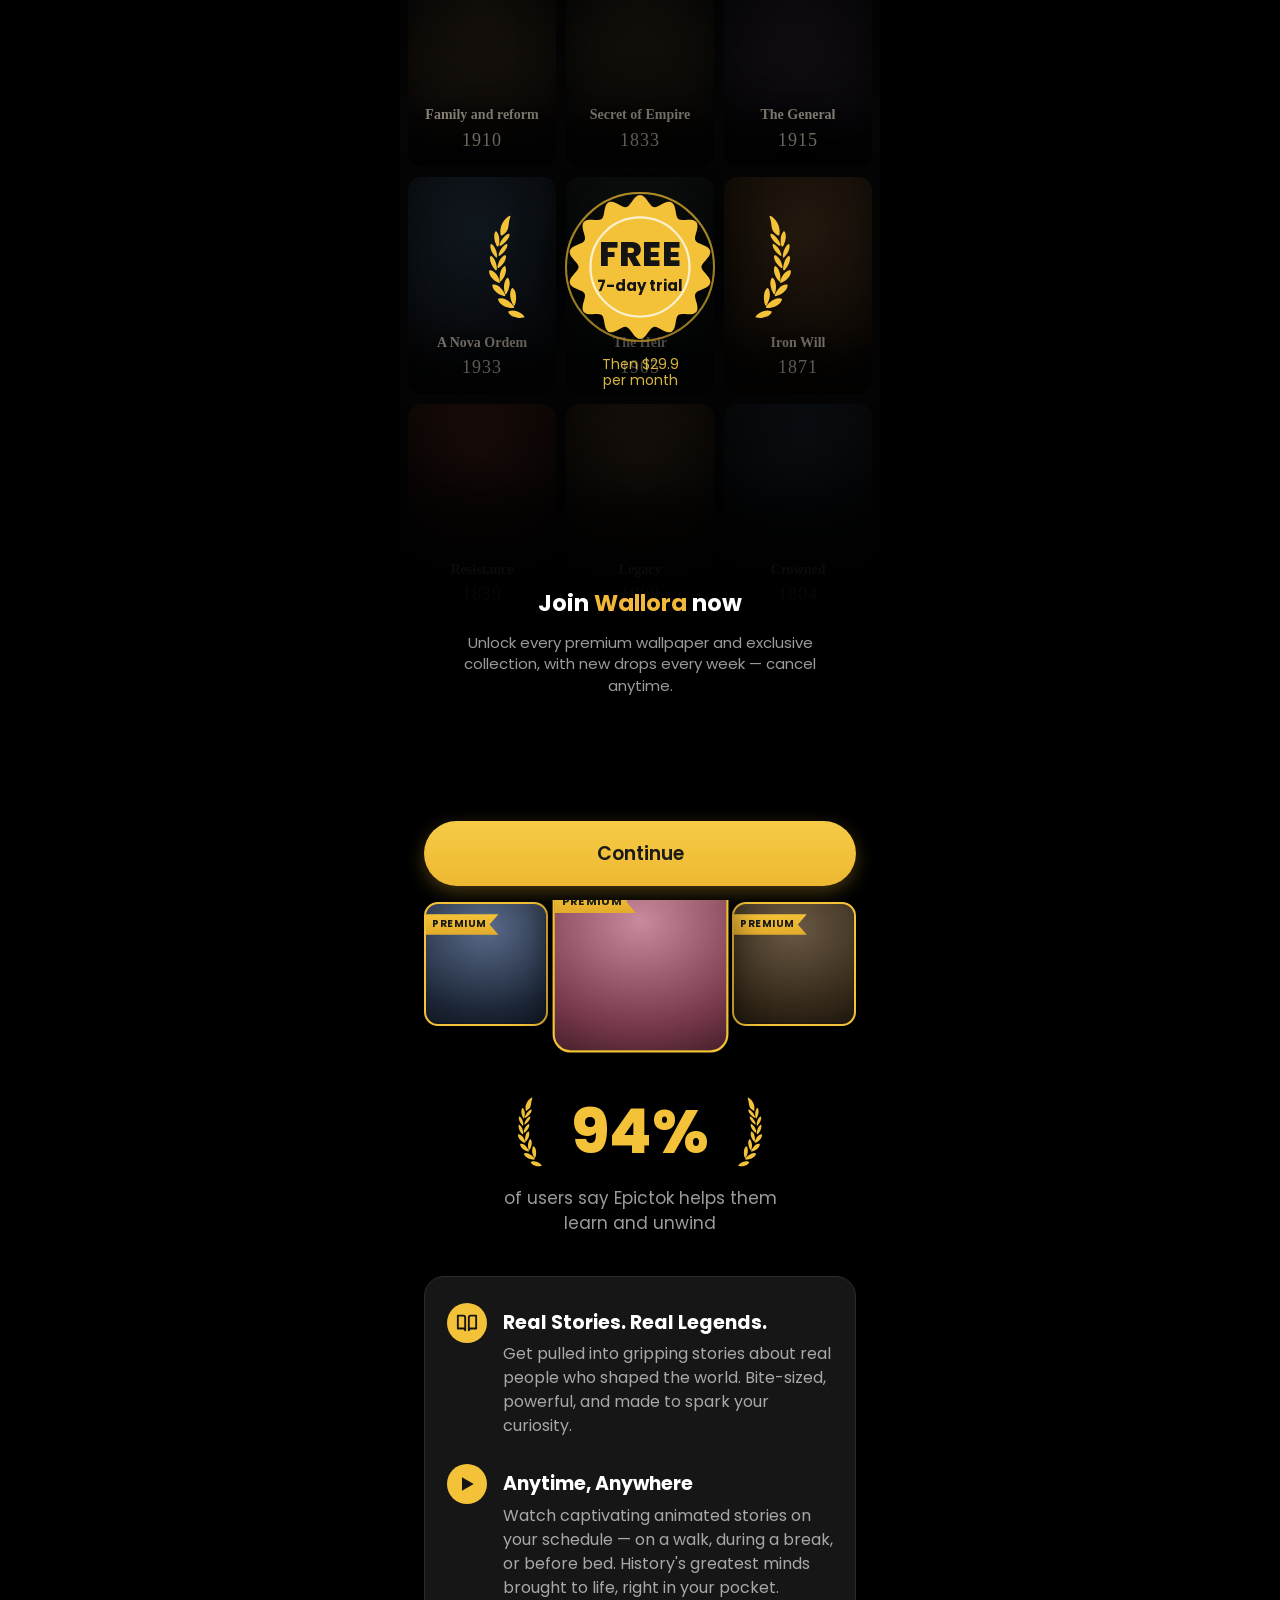
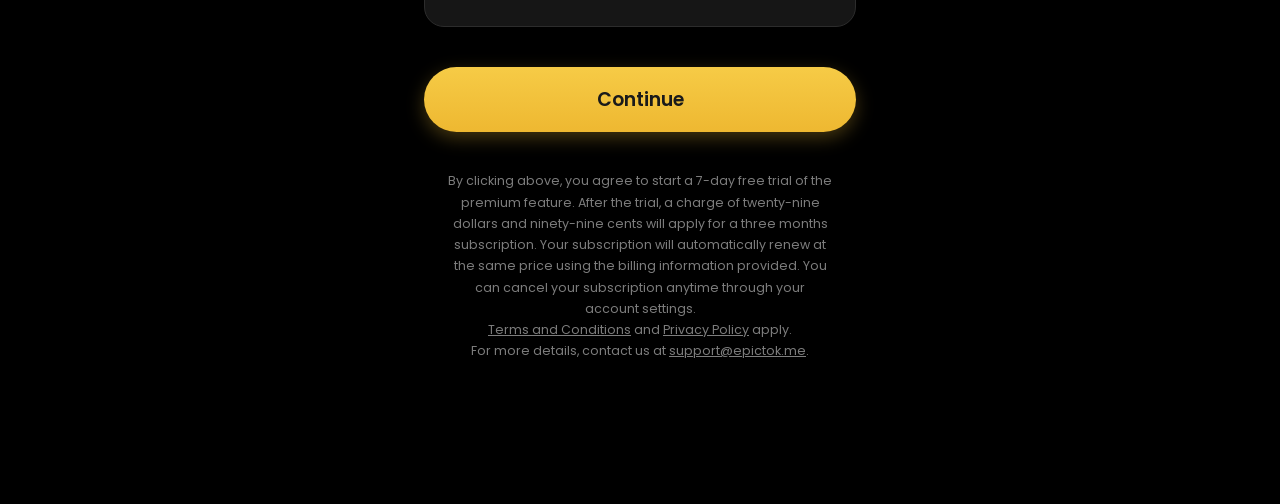
<file: epictok.html>
<!DOCTYPE html>
<html lang="en">
<head>
<meta charset="UTF-8">
<meta name="viewport" content="width=device-width, initial-scale=1.0, viewport-fit=cover">
<title>Epictok — Upgrade your subscription</title>
<link rel="preconnect" href="https://fonts.googleapis.com">
<link rel="preconnect" href="https://fonts.gstatic.com" crossorigin>
<link href="https://fonts.googleapis.com/css2?family=Poppins:wght@400;500;600;700;800&display=swap" rel="stylesheet">
<style>
  :root{
    --bg:#000;
    --gold:#f4c238;
    --gold-bright:#f6cb3e;
    --gold-deep:#e0a92a;
    --heading-gold:#f3b73a;
    --text:#ffffff;
    --muted:#9a9a9a;
    --muted-dim:#7d7d7d;
    --card:#161616;
    --card-border:#2c2c2c;
    --maxw:480px;
  }

  *{box-sizing:border-box;-webkit-tap-highlight-color:transparent;}
  html,body{margin:0;padding:0;background:#000;}
  body{
    font-family:'Poppins',-apple-system,BlinkMacSystemFont,'Segoe UI',Roboto,sans-serif;
    color:var(--text);
    background:#000;
    line-height:1.45;
    -webkit-font-smoothing:antialiased;
  }

  .page{
    max-width:var(--maxw);
    margin:0 auto;
    position:relative;
    background:#000;
    min-height:100vh;
    overflow:hidden;
    padding-bottom:120px; /* room for sticky button */
  }

  /* ---------- HERO + scrolling poster grid ---------- */
  .hero{
    position:relative;
    height:70vh;
    min-height:500px;
    overflow:hidden;
    background:#050505;
  }
  .grid{
    position:absolute;
    inset:-8% 0 -8% 0;
    display:grid;
    grid-template-columns:repeat(3,1fr);
    gap:10px;
    padding:0 8px;
    filter:brightness(.62) saturate(.9);
  }
  .col{display:flex;flex-direction:column;gap:10px;}
  .col.a{animation:scrollUp 38s linear infinite;}
  .col.b{animation:scrollDown 32s linear infinite;}
  .col.c{animation:scrollUp 30s linear infinite;}
  @keyframes scrollUp{from{transform:translateY(0)}to{transform:translateY(-50%)}}
  @keyframes scrollDown{from{transform:translateY(-50%)}to{transform:translateY(0)}}

  .poster{
    position:relative;
    width:100%;
    aspect-ratio:3/4.4;
    border-radius:14px;
    overflow:hidden;
    background-size:cover;
    background-position:center;
    box-shadow:inset 0 -60px 50px -20px rgba(0,0,0,.85);
    flex:0 0 auto;
  }
  .poster .title{
    position:absolute;
    left:0;right:0;bottom:14px;
    text-align:center;
    font-family:Georgia,'Times New Roman',serif;
    color:#e7ddc9;
    text-shadow:0 2px 8px rgba(0,0,0,.9);
    padding:0 8px;
  }
  .poster .title .t{font-size:14px;font-weight:600;line-height:1.15;}
  .poster .title .y{font-size:18px;letter-spacing:1px;margin-top:3px;opacity:.92;}

  /* dark overlay so badge reads + fade into body */
  .hero::after{
    content:"";
    position:absolute;inset:0;
    background:
      radial-gradient(120% 60% at 50% 42%, rgba(0,0,0,.55) 0%, rgba(0,0,0,.25) 35%, rgba(0,0,0,0) 60%),
      linear-gradient(to bottom, rgba(0,0,0,.55) 0%, rgba(0,0,0,0) 18%, rgba(0,0,0,0) 55%, rgba(0,0,0,.85) 82%, #000 100%);
    pointer-events:none;
  }

  /* ---------- Badge ---------- */
  .badge-wrap{
    position:absolute;
    top:46%;
    left:50%;
    transform:translate(-50%,-50%);
    z-index:3;
    text-align:center;
    width:100%;
  }
  .badge-row{
    display:flex;
    align-items:center;
    justify-content:center;
    gap:6px;
  }
  .laurel{width:104px;height:124px;flex:0 0 auto;color:var(--gold);transform:scaleX(-1);}
  .laurel.right{transform:scaleX(1);}
  .seal{position:relative;width:150px;height:150px;flex:0 0 auto;}
  .seal svg{width:100%;height:100%;display:block;filter:drop-shadow(0 6px 14px rgba(0,0,0,.5));}

  /* attention-grabbing badge effects */
  .seal{animation:sealBreathe 2.6s ease-in-out infinite, sealGlow 2.6s ease-in-out infinite;}
  .seal-star{transform-origin:50% 50%;animation:sealSpin 18s linear infinite;}
  .seal::after{
    content:"";
    position:absolute;
    inset:0;
    border-radius:50%;
    border:2px solid rgba(244,194,56,.55);
    z-index:-1;
    animation:sealPing 2.6s ease-out infinite;
  }
  @keyframes sealBreathe{0%,100%{transform:scale(1);}50%{transform:scale(1.05);}}
  @keyframes sealGlow{
    0%,100%{filter:drop-shadow(0 0 5px rgba(244,194,56,.35));}
    50%{filter:drop-shadow(0 0 22px rgba(244,194,56,.85));}
  }
  .seal::before{
    content:"";
    position:absolute;
    inset:0;
    border-radius:50%;
    border:2px solid rgba(244,194,56,.45);
    z-index:-1;
    animation:sealPing 2.6s ease-out infinite;
    animation-delay:1.3s;
  }
  @keyframes sealSpin{from{transform:rotate(0);}to{transform:rotate(360deg);}}
  @keyframes sealPing{0%{transform:scale(.92);opacity:.7;}70%,100%{transform:scale(1.7);opacity:0;}}

  /* twinkling sparkles around the badge */
  .spark{
    position:absolute;
    width:16px;height:16px;
    background:#fff;
    clip-path:polygon(50% 0,59% 41%,100% 50%,59% 59%,50% 100%,41% 59%,0 50%,41% 41%);
    filter:drop-shadow(0 0 5px rgba(255,236,170,.9));
    opacity:0;
    animation:twinkle 1.9s ease-in-out infinite;
    pointer-events:none;
  }
  .spark.s1{top:-8px;left:6px;animation-delay:0s;}
  .spark.s2{top:18px;right:-10px;width:12px;height:12px;animation-delay:.5s;}
  .spark.s3{bottom:2px;left:-10px;width:13px;height:13px;animation-delay:.9s;}
  .spark.s4{bottom:-6px;right:14px;width:10px;height:10px;animation-delay:1.3s;}
  .spark.s5{top:50%;left:-14px;width:9px;height:9px;animation-delay:1.6s;}
  @keyframes twinkle{
    0%,100%{transform:scale(.2) rotate(0deg);opacity:0;}
    50%{transform:scale(1) rotate(45deg);opacity:1;}
  }

  @media (prefers-reduced-motion:reduce){
    .seal,.seal-star,.seal::after,.seal::before,.spark,.btn-continue{animation:none;}
  }
  .seal .seal-text{
    position:absolute;inset:0;
    display:flex;flex-direction:column;align-items:center;justify-content:center;
    color:#141414;
  }
  .seal .free{font-weight:800;font-size:34px;letter-spacing:.5px;line-height:1;}
  .seal .trial{font-weight:700;font-size:15px;margin-top:4px;}
  .seal-logo{width:74px;height:74px;filter:drop-shadow(0 2px 4px rgba(0,0,0,.25));}
  .then{
    margin-top:14px;
    color:rgba(246,206,70,.88);
    font-weight:400;
    font-size:14px;
    line-height:16px;
  }

  /* ---------- Body content ---------- */
  .content{
    position:relative;
    z-index:4;
    margin-top:-40px;
    padding:0 24px;
    text-align:center;
  }
  h1.head{
    margin:0;
    font-weight:700;
    font-size:23px;
    line-height:1.2;
    color:#fff;
    white-space:nowrap;
  }
  h1.head .brand{color:var(--heading-gold);}
  .sub{
    color:var(--muted);
    font-size:15px;
    font-weight:400;
    margin:14px auto 0;
    max-width:360px;
  }

  /* ---------- Premium cards ---------- */
  .cards{
    display:flex;
    align-items:center;
    justify-content:center;
    gap:14px;
    margin:21vh 0 0;
  }
  .pcard{
    position:relative;
    width:30%;
    aspect-ratio:1/1;
    border-radius:14px;
    overflow:hidden;
    border:2px solid var(--gold);
    background-size:cover;background-position:center;
    box-shadow:0 8px 22px rgba(0,0,0,.5);
  }
  .pcard.center{
    width:38%;
    transform:scale(1.12);
    z-index:2;
    border-radius:16px;
    box-shadow:0 12px 30px rgba(0,0,0,.6);
  }
  .ribbon{
    position:absolute;top:10px;left:-2px;
    background:linear-gradient(#f4c238,#e3ab2c);
    color:#1a1a1a;
    font-size:10px;font-weight:700;letter-spacing:.5px;
    padding:3px 12px 3px 8px;
    clip-path:polygon(0 0,100% 0,88% 50%,100% 100%,0 100%);
    box-shadow:0 2px 4px rgba(0,0,0,.4);
  }

  /* ---------- 94% social proof ---------- */
  .stat{
    display:flex;
    align-items:center;
    justify-content:center;
    gap:6px;
    margin:44px 0 0;
  }
  .stat .laurel{width:70px;height:92px;}
  .stat .big{
    color:var(--gold);
    font-weight:800;
    font-size:62px;
    line-height:1;
  }
  .stat-cap{
    color:var(--muted);
    font-size:17px;
    margin:8px auto 0;
    max-width:320px;
  }

  /* ---------- Feature box ---------- */
  .features{
    text-align:left;
    background:var(--card);
    border:1px solid var(--card-border);
    border-radius:20px;
    padding:26px 22px;
    margin:40px 0 0;
  }
  .feat{display:flex;gap:16px;}
  .feat + .feat{margin-top:26px;}
  .feat .ico{
    flex:0 0 auto;
    width:40px;height:40px;border-radius:50%;
    background:var(--gold);
    display:flex;align-items:center;justify-content:center;
    color:#141414;
  }
  .feat h3{margin:6px 0 6px;font-size:19px;font-weight:700;color:#fff;}
  .feat p{margin:0;color:#a8a8a8;font-size:16px;line-height:1.5;}

  /* ---------- Continue (inline + sticky) ---------- */
  .btn-continue{
    display:block;
    width:100%;
    border:none;
    cursor:pointer;
    font-family:inherit;
    background:linear-gradient(#f6cb46,#eeb831);
    color:#1a1a1a;
    font-weight:600;
    font-size:19px;
    padding:18px;
    border-radius:40px;
    box-shadow:0 6px 18px rgba(244,194,56,.28);
    animation:ctaPulse 2s ease-in-out infinite;
  }
  @keyframes ctaPulse{
    0%,100%{box-shadow:0 6px 18px rgba(244,194,56,.28);}
    50%{box-shadow:0 6px 28px rgba(244,194,56,.6);}
  }
  .btn-continue:active{transform:translateY(1px);}
  .inline-btn{margin:40px 0 0;}

  .sticky{
    position:fixed;
    left:50%;
    transform:translateX(-50%);
    bottom:0;
    width:100%;
    max-width:var(--maxw);
    padding:14px 24px calc(14px + env(safe-area-inset-bottom));
    background:linear-gradient(to top, #000 60%, rgba(0,0,0,0));
    z-index:20;
  }

  /* ---------- Legal ---------- */
  .legal{
    color:var(--muted-dim);
    font-size:12.5px;
    line-height:1.7;
    text-align:center;
    padding:26px 24px 10px;
  }
  .legal a{color:var(--muted-dim);}
</style>
</head>
<body>
  <div class="page">

    <!-- reusable wheat-ear (麦穗) icon -->
    <svg width="0" height="0" style="position:absolute" aria-hidden="true">
      <symbol id="wheat" viewBox="0 0 1024 1024">
        <path fill="currentColor" d="M480.896 9.6l0.368-0.752 6.032-0.848c1.12 0.672 2.256 1.536 3.376 2.192 61.936 36.928 95.616 107.68 85.056 178.704-2.08 14.48-5.872 16.672-18.368 9.376-34.816-20.384-56.368-49.84-60.064-90.88-2.72-29.856-7.632-58.992-18.128-87.136-1.536-4.176 0.08-7.392 1.728-10.672z m108.672 275.008c1.024 4.384 2.848 11.52 4.672 18.672 0.96 3.984 2.624 7.04 7.008 7.648 4.384 0.624 8.096-0.72 10.4-4.752 3.872-7.536 8.368-14.96 11.168-22.768 11.12-30.368 19.04-61.52 13.424-94.464a80.768 80.768 0 0 0-6.128-20.32c-4.736-10.448-12.032-11.264-19.36-2.208a101.488 101.488 0 0 0-19.984 46.224 260.816 260.816 0 0 0-1.2 71.968z m-87.536-50.24c-7.248-10.704-12.576-22.496-14.784-35.36-1.088-4.768-1.968-9.6 2.464-13.088 4.352-3.328 8.512-1.536 12.608 0.24l0.8 0.32c6.528 2.8 12.752 6.24 18.272 10.592 29.968 23.76 49.872 54.688 63.84 89.952 1.904 4.864 3.408 9.808-1.328 13.968-5.296 4.64-10 1.824-14.72-1.216-27.184-16.944-49.136-39.152-67.152-65.408z m17.488 98.8c-5.648-9.696-8.592-20.4-10.864-30.768-0.08-1.2-0.224-2.4-0.384-3.552-0.56-4.384-1.072-8.464 2.384-11.552 3.968-3.296 8-1.168 11.776 0.8 0.752 0.416 1.488 0.8 2.224 1.136 3.296 1.6 6.608 3.392 9.6 5.648 32.032 23.856 49.6 57.184 60.192 94.768l0.24 0.8c1.152 3.792 2.496 8.224-2.272 11.008-3.824 2.336-6.816 0.288-9.776-1.728l-1.248-0.832c-25.92-16.704-46.064-39.168-61.872-65.728z m152.976-44.8c1.168 6.816 2.128 13.68 3.296 20.512a72.128 72.128 0 0 0-0.096 3.2c-0.032 2.032-0.064 4.112-0.416 6.336-5.76 38.048-25.216 68.768-51.584 95.744a49.76 49.76 0 0 0-1.04 1.056c-2.4 2.48-5.04 5.216-9.376 3.488-4.672-1.808-4.48-5.824-4.32-9.536 0.032-0.608 0.064-1.216 0.064-1.792 0.944-35.712 10.88-68.8 31.12-98.4 5.264-7.744 12-13.84 19.68-19.04 3.904-2.8 7.808-5.616 12.672-1.584z m-149.536 132.208c4.544 32.48 24.128 56.656 45.2 79.808 6.56 7.312 14.56 13.168 22.336 19.072 3.904 2.944 8.064 3.392 12.224 0.96 3.792-2.192 3.872-6.112 3.328-9.952-7.68-41.696-23.184-79.216-57.872-106a37.808 37.808 0 0 0-7.648-4.88 51.76 51.76 0 0 1-2.368-1.248c-3.872-2.128-7.872-4.32-12.48-0.784-4.688 3.664-4.32 8.464-3.952 13.44l0.112 1.504c0.16 2.656 0.768 5.44 1.12 8.08z m157.168-0.32c-1.792-5.52-0.48-12.288-7.024-15.056-6.08-2.624-10.096 1.072-13.856 4.512-0.688 0.64-1.376 1.28-2.064 1.84-14.432 12.528-23.904 28.272-30.64 46.08-9.072 24.544-15.392 49.696-14.96 76.176 0.016 4.528 1.328 8.048 5.488 9.92a8.24 8.24 0 0 0 10.16-2.048c31.664-34.496 53.296-73.136 52.896-121.44z m-121.504 104c15.104 20.096 20.272 43.84 24.064 68 2.976 16.848 2.672 33.76 0.336 50.752-0.432 4.176-0.32 9.312-5.872 10.72-4.16 1.088-6.368-1.552-8.544-4.16a44.896 44.896 0 0 0-1.264-1.456c-20.496-22-32.8-48.448-41.328-77.072-5.824-19.744-6.336-39.424 0.16-58.864 3.312-10.128 7.072-11.072 15.488-5.072 6.592 4.64 12.16 10.64 16.96 17.152z m129.056 28.768c-0.912-9.536-3.616-11.216-13.52-8.8-23.408 5.568-41.264 18.592-55.84 37.504-17.456 23.04-30.816 47.76-35.616 76.416-1.92 11.184 1.584 14.176 11.856 10.064 35.36-13.84 62.112-37.984 81.888-69.584 9.04-14.432 12.704-32.24 11.232-45.6zM515.392 771.616a180.32 180.32 0 0 1-27.264-74.72c-5.104-26.24-3.296-49.952 8.576-72 4.88-9.12 9.088-9.712 16.288-2.288 5.232 5.232 9.76 11.168 13.152 17.888 20.4 41.76 18.864 84.976 7.136 128.608-1.216 4.48-1.92 9.728-8.208 10.208-4.816 0.32-6.736-2.864-8.64-6.016a48.976 48.976 0 0 0-1.04-1.68z m56.784-51.52c17.376-17.888 36.752-31.728 62.08-35.312l1.792-0.272c1.808-0.288 3.616-0.592 5.472-0.544 13.952-1.344 16.64 1.76 14.128 16.112-2.432 13.296-7.28 25.504-15.664 35.952-25.152 31.12-57.072 52.08-96.352 61.328-0.864 0.192-1.728 0.48-2.608 0.752-3.584 1.12-7.28 2.304-10.592-1.36-3.264-3.616-1.76-7.136-0.272-10.592 0.4-0.896 0.784-1.792 1.088-2.688 8.432-24.64 23.04-44.8 40.928-63.376zM435.136 886.4c-5.92-12.96-8.688-26.96-10.368-41.952-2.048-11.632-2.56-24.112-2.096-36.928 0.608-29.296 5.728-57.184 25.408-80.528 9.12-10.96 14.56-10.288 20.976 1.968 2.24 4.224 4.464 8.432 5.712 12.976 15.2 52.992 1.408 100.816-25.632 146.4-4.288 7.392-10.4 6.192-14-1.936z m145.04-18.688c-26.992 28.288-62.368 39.04-98.752 47.056-5.968 1.12-12 1.152-18.064 1.184-3.056 0.016-6.128 0.048-9.2 0.192-4.256 0.4-9.136 0.672-11.472-4.336-1.888-4.336 0.144-7.584 2.272-10.96l0.736-1.2c20.56-31.696 49.264-53.648 82.72-69.472a92.56 92.56 0 0 1 60.24-7.28c12.256 2.592 13.936 5.856 9.04 17.648a90.464 90.464 0 0 1-17.52 27.168z m-105.344 119.84c-20.048 14.976-43.616 19.328-65.952 23.728-19.936 2.592-38.784 2.592-57.568-1.344-3.824-0.896-8.32-0.88-10.016-5.584-1.76-4.736 1.184-7.648 4.016-10.448l0.96-0.96c19.808-20.896 43.936-34.576 70.672-44.112 25.184-8.912 50.432-11.648 75.936-0.64 8.064 3.392 8.912 8 4.56 14.992a92.16 92.16 0 0 1-22.608 24.384z"/>
      </symbol>
    </svg>

    <!-- ===== HERO ===== -->
    <section class="hero">
      <div class="grid">
        <div class="col a" id="col-a"></div>
        <div class="col b" id="col-b"></div>
        <div class="col c" id="col-c"></div>
      </div>

      <div class="badge-wrap">
        <div class="badge-row">
          <!-- left wheat -->
          <svg class="laurel" viewBox="0 0 1024 1024" aria-hidden="true"><use href="#wheat"/></svg>

          <!-- seal -->
          <div class="seal">
            <svg class="seal-star" viewBox="0 0 100 100" aria-hidden="true">
              <path id="seal-path" fill="#f4c238" d=""/>
              <circle cx="50" cy="50" r="33" fill="none" stroke="#fff" stroke-width="1.5" opacity=".75"/>
            </svg>
            <div class="seal-text">
              <div class="free">FREE</div>
              <div class="trial">7-day trial</div>
            </div>
            <span class="spark s1"></span>
            <span class="spark s2"></span>
            <span class="spark s3"></span>
            <span class="spark s4"></span>
            <span class="spark s5"></span>
          </div>

          <!-- right wheat -->
          <svg class="laurel right" viewBox="0 0 1024 1024" aria-hidden="true"><use href="#wheat"/></svg>
        </div>
        <div class="then">Then $29.9<br>per month</div>
      </div>
    </section>

    <!-- ===== CONTENT ===== -->
    <main class="content">
      <h1 class="head">Join <span class="brand">Wallora</span> now</h1>
      <p class="sub">Unlock every premium wallpaper and exclusive collection, with new drops every week — cancel anytime.</p>

      <!-- premium cards -->
      <div class="cards">
        <div class="pcard" id="pc1"><span class="ribbon">PREMIUM</span></div>
        <div class="pcard center" id="pc2"><span class="ribbon">PREMIUM</span></div>
        <div class="pcard" id="pc3"><span class="ribbon">PREMIUM</span></div>
      </div>

      <!-- 94% -->
      <div class="stat">
        <svg class="laurel" viewBox="0 0 1024 1024" aria-hidden="true"><use href="#wheat"/></svg>
        <div class="big">94%</div>
        <svg class="laurel right" viewBox="0 0 1024 1024" aria-hidden="true"><use href="#wheat"/></svg>
      </div>
      <p class="stat-cap">of users say Epictok helps them learn and unwind</p>

      <!-- features -->
      <div class="features">
        <div class="feat">
          <div class="ico">
            <svg width="22" height="22" viewBox="0 0 24 24" fill="none" stroke="currentColor" stroke-width="2" stroke-linecap="round" stroke-linejoin="round">
              <path d="M2 4h6a2 2 0 0 1 2 2v14a2 2 0 0 0-2-2H2z"/>
              <path d="M22 4h-6a2 2 0 0 0-2 2v14a2 2 0 0 1 2-2h6z"/>
            </svg>
          </div>
          <div>
            <h3>Real Stories. Real Legends.</h3>
            <p>Get pulled into gripping stories about real people who shaped the world. Bite-sized, powerful, and made to spark your curiosity.</p>
          </div>
        </div>
        <div class="feat">
          <div class="ico">
            <svg width="20" height="20" viewBox="0 0 24 24" fill="currentColor">
              <path d="M6 4l14 8-14 8z"/>
            </svg>
          </div>
          <div>
            <h3>Anytime, Anywhere</h3>
            <p>Watch captivating animated stories on your schedule — on a walk, during a break, or before bed. History's greatest minds brought to life, right in your pocket.</p>
          </div>
        </div>
      </div>

      <button class="btn-continue inline-btn">Continue</button>

      <p class="legal">
        By clicking above, you agree to start a 7-day free trial of the premium feature.
        After the trial, a charge of twenty-nine dollars and ninety-nine cents will apply for a
        three months subscription. Your subscription will automatically renew at the same price
        using the billing information provided. You can cancel your subscription anytime through
        your account settings.<br>
        <a href="#">Terms and Conditions</a> and <a href="#">Privacy Policy</a> apply.<br>
        For more details, contact us at <a href="mailto:support@epictok.me">support@epictok.me</a>.
      </p>
    </main>

    <!-- sticky continue -->
    <div class="sticky">
      <button class="btn-continue">Continue</button>
    </div>
  </div>

<script>
  /* ---- generate the scalloped seal badge shape ---- */
  (function(){
    const cx=50, cy=50, N=14, rOut=48, rIn=41, total=N*24;
    let d="";
    for(let i=0;i<=total;i++){
      const theta = (i/total)*Math.PI*2;        // 0..2π
      const a = theta - Math.PI/2;              // start at top
      const r = rIn + (rOut-rIn)*(0.5+0.5*Math.cos(N*theta)); // scalloped bumps
      const x = cx + r*Math.cos(a);
      const y = cy + r*Math.sin(a);
      d += (i===0?"M":"L") + x.toFixed(2) + " " + y.toFixed(2) + " ";
    }
    d += "Z";
    document.getElementById('seal-path').setAttribute('d', d);
  })();

  /* ---- generate cinematic poster tiles for the scrolling grid ---- */
  const palettes = [
    ['#3a2c1c','#0c0907'], ['#243447','#070a0d'], ['#4a2118','#0e0604'],
    ['#33291a','#0a0805'], ['#1f2d2a','#060908'], ['#46321f','#0d0905'],
    ['#2b2233','#08060a'], ['#52371d','#0f0804'], ['#1c2733','#06080a'],
    ['#3d2a2a','#0b0606']
  ];
  const titles = [
    ['Family and reform','1910'], ['A Nova Ordem','1933'], ['Resistance','1839'],
    ['Secret of Empire','1833'], ['The Heir','1905'], ['Legacy','1888'],
    ['The General','1915'], ['Iron Will','1871'], ['Crowned','1804'],
    ['The Last Stand','1942'], ['Shadows','1929'], ['Diplomacy','1856']
  ];
  function makePoster(i){
    const p = palettes[i % palettes.length];
    const t = titles[i % titles.length];
    const el = document.createElement('div');
    el.className = 'poster';
    el.style.backgroundImage =
      `radial-gradient(120% 90% at 50% 25%, ${p[0]} 0%, ${p[1]} 80%)`;
    el.innerHTML = `<div class="title"><div class="t">${t[0]}</div><div class="y">${t[1]}</div></div>`;
    return el;
  }
  function fillColumn(id, offset){
    const col = document.getElementById(id);
    // duplicate set for seamless loop
    for(let r=0;r<2;r++){
      for(let i=0;i<6;i++){ col.appendChild(makePoster(i+offset)); }
    }
  }
  fillColumn('col-a',0);
  fillColumn('col-b',3);
  fillColumn('col-c',6);

  /* ---- premium card backgrounds ---- */
  const cardGrads = {
    pc1:'radial-gradient(120% 100% at 50% 20%, #5a6b8a 0%, #1b2536 70%, #0c1018 100%)',
    pc2:'radial-gradient(120% 100% at 50% 25%, #c98a9e 0%, #7a3a4e 60%, #2b1118 100%)',
    pc3:'radial-gradient(120% 100% at 50% 20%, #6a5a44 0%, #342819 65%, #140f08 100%)'
  };
  Object.entries(cardGrads).forEach(([id,g])=>{ document.getElementById(id).style.backgroundImage=g; });
</script>
</body>
</html>
</file>
